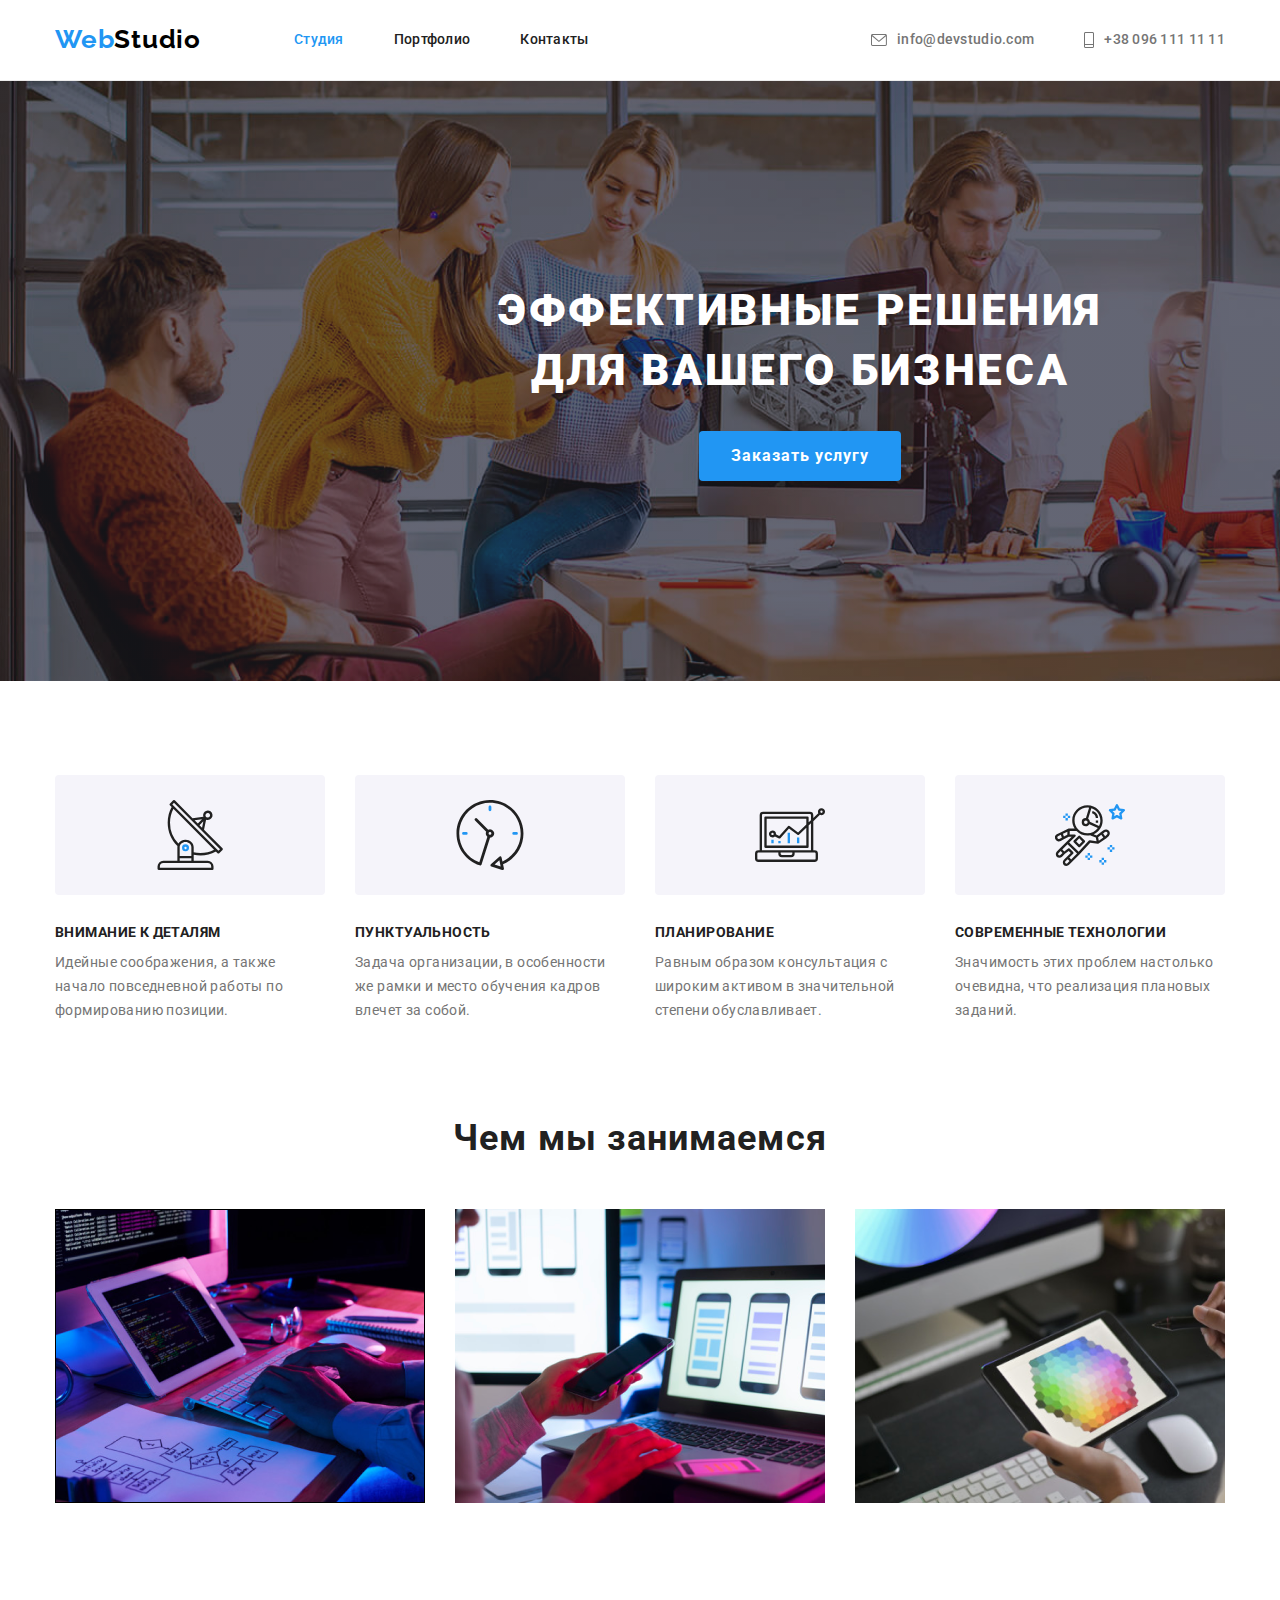
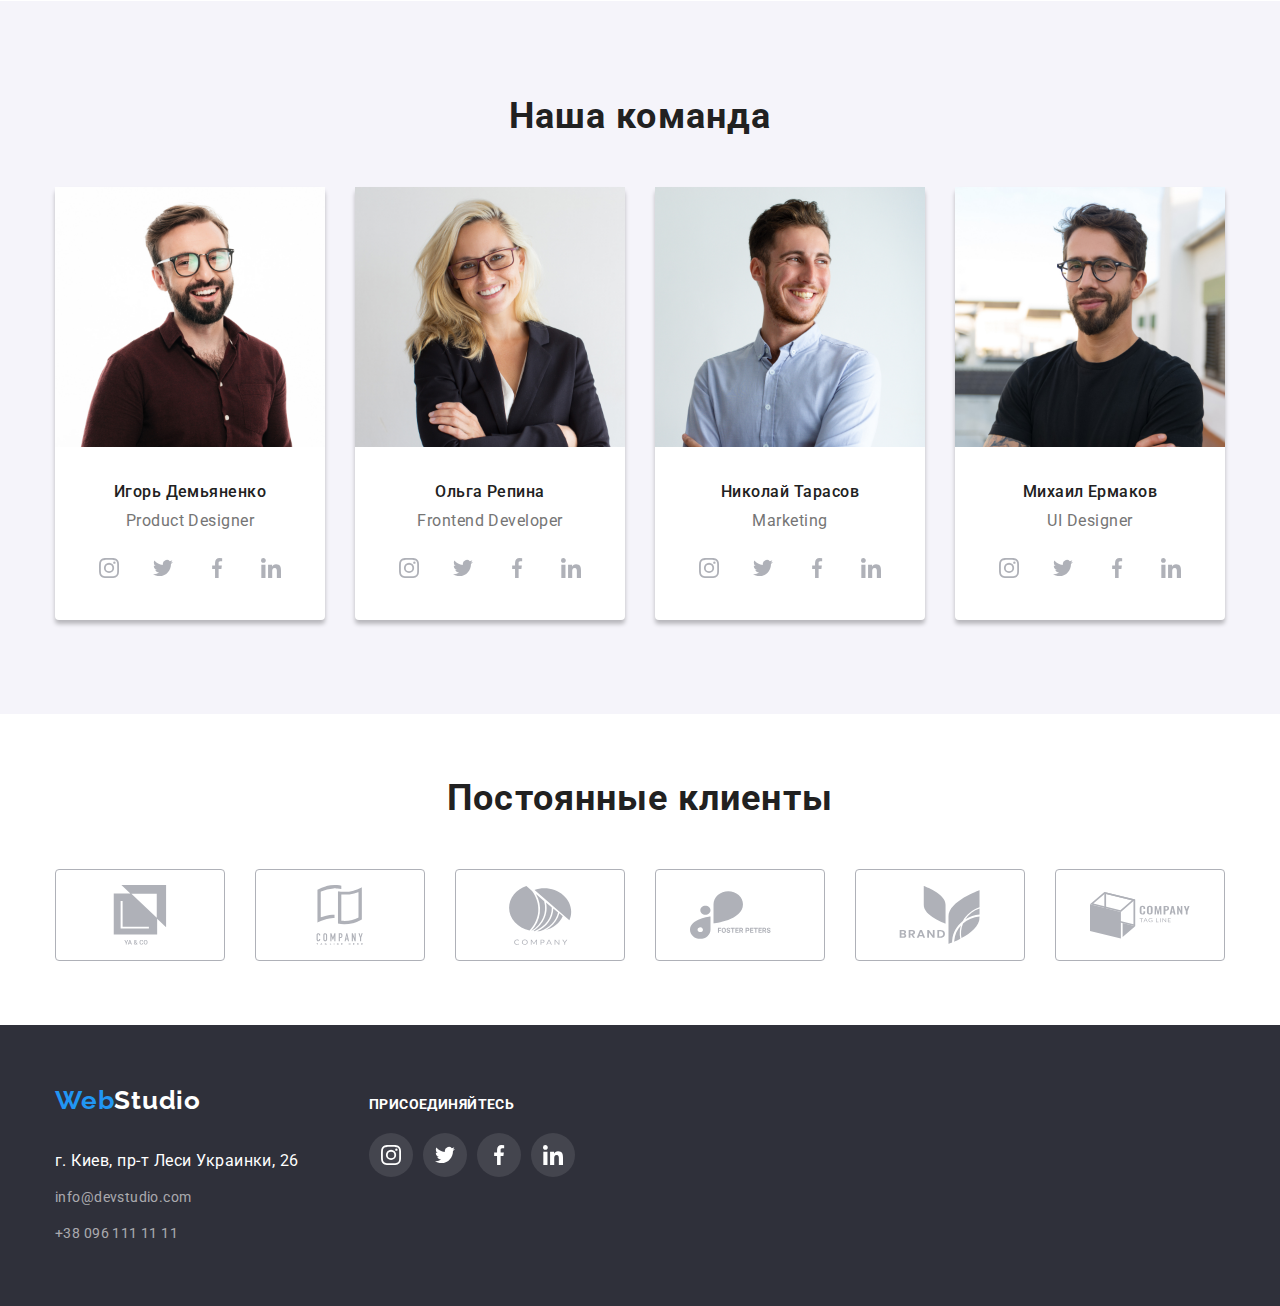
<file: index.html>
<!DOCTYPE html>
<html lang="ru">
  <head>
    <meta charset="UTF-8" />
    <meta http-equiv="X-UA-Compatible" content="IE=edge" />
    <meta name="viewport" content="width=device-width, initial-scale=1.0" />
    <link rel="preconnect" href="https://fonts.googleapis.com" />
    <link rel="preconnect" href="https://fonts.gstatic.com" crossorigin />
    <link
      href="https://fonts.googleapis.com/css2?family=Raleway:wght@700&family=Roboto:wght@400;500;700;900&display=swap"
      rel="stylesheet"
    />
    <link
      rel="stylesheet"
      href="https://cdnjs.cloudflare.com/ajax/libs/modern-normalize/1.1.0/modern-normalize.min.css"
    />
    <link rel="stylesheet" href="./css/style.css" />
    <title>Document</title>
  </head>
  <body class="page">
    <!-- Хэдер -->
    <header class="page-header">
      <div class="conteiner main-nav">
        <nav class="main-nav">
          <a href="./index.html" class="logo"
            ><span class="logo-web">Web</span
            ><span class="logo-studio">Studio</span></a
          >
          <ul class="site-nav list">
            <li class="item">
              <a href="./index.html" class="link-nav current">Студия</a>
            </li>
            <li class="item">
              <a href="./portfolio.html" class="link-nav">Портфолио</a>
            </li>
            <li class="item"><a href="" class="link-nav">Контакты</a></li>
          </ul>
        </nav>

        <ul class="auth-nav list">
          <li class="item">
            <a href="mailto:info@devstudio.com" class="linkpadding link-align">
              <svg class="nav-svg" width="16" height="12">
                <use href="./images/icons.svg#icon-envelope"></use>
              </svg>
              info@devstudio.com</a
            >
          </li>
          <li class="item">
            <a href="tel:+380961111111" class="linkpadding link-align">
              <svg class="nav-svg" width="10" height="16">
                <use href="./images/icons.svg#icon-Mobile"></use>
              </svg>
              +38 096 111 11 11</a
            >
          </li>
        </ul>
      </div>
    </header>
    <main>
      <section class="hero">
        <h1 class="hero-title">Эффективные решения <br />для вашего бизнеса</h1>
        <button type="button" class="button primary">Заказать услугу</button>
      </section>
      <section class="section nobottom">
        <div class="conteiner">
          <h2 class="title visually-hidden">Особенности</h2>
          <ul class="list peculiarities">
            <li class="item icon-antena">
              <div class="section-div-svg">
                <svg class="icon-svg" width="70" height="70">
                  <use href="./images/icons.svg#icon-antenna"></use>
                </svg>
              </div>
              <h3 class="subtitle">Внимание к деталям</h3>
              <p class="paragraph">
                Идейные соображения, а также начало повседневной работы по
                формированию позиции.
              </p>
            </li>
            <li class="item icon-clock">
              <div class="section-div-svg">
                <svg class="icon-svg" width="70" height="70">
                  <use href="./images/icons.svg#icon-clock"></use>
                </svg>
              </div>
              <h3 class="subtitle">Пунктуальность</h3>
              <p class="paragraph">
                Задача организации, в особенности же рамки и место обучения
                кадров влечет за собой.
              </p>
            </li>
            <li class="item">
              <div class="section-div-svg">
                <svg class="icon-svg" width="70" height="70">
                  <use href="./images/icons.svg#icon-diagram"></use>
                </svg>
              </div>
              <h3 class="subtitle">Планирование</h3>
              <p class="paragraph">
                Равным образом консультация с широким активом в значительной
                степени обуславливает.
              </p>
            </li>
            <li class="item">
              <div class="section-div-svg">
                <svg class="icon-svg" width="70" height="70">
                  <use href="./images/icons.svg#icon-astronaut"></use>
                </svg>
              </div>
              <h3 class="subtitle">Современные технологии</h3>
              <p class="paragraph">
                Значимость этих проблем настолько очевидна, что реализация
                плановых заданий.
              </p>
            </li>
          </ul>
        </div>
      </section>
      <section class="section">
        <div class="conteiner">
          <h2 class="title">Чем мы занимаемся</h2>
          <ul class="list works">
            <li class="itemwork">
              <img width="370" src="./images/box1.jpg" alt="Написание кода" />
            </li>
            <li class="itemwork">
              <img
                width="370"
                src="./images/box2.jpg"
                alt="Создание приложений"
              />
            </li>
            <li class="itemwork">
              <img width="370" src="./images/box3.jpg" alt="Дизайн" />
            </li>
          </ul>
        </div>
      </section>
      <section class="section bg-section-command">
        <div class="conteiner">
          <h2 class="title">Наша команда</h2>
          <ul class="list command">
            <li class="itemcomand">
              <img
                class="imgcommand"
                src="./images/img1.jpg"
                alt="Игорь Демьяненко"
                width="270"
              />
              <div class="dcommand">
                <h3 class="team">Игорь Демьяненко</h3>
                <p lang="en-GB" class="work">Product Designer</p>
                <ul class="command-svg">
                  <li class="command-li">
                    <a class="button-svg" href=""
                      ><svg class="command-li-svg" width="20" height="20">
                        <use
                          href="./images/icons.svg#icon-instagram"
                        ></use></svg
                    ></a>
                  </li>
                  <li class="command-li">
                    <a class="button-svg" href=""
                      ><svg class="command-li-svg" width="20" height="20">
                        <use href="./images/icons.svg#icon-twitter"></use></svg
                    ></a>
                  </li>
                  <li class="command-li">
                    <a class="button-svg" href=""
                      ><svg class="command-li-svg" width="20" height="20">
                        <use href="./images/icons.svg#icon-facebook"></use></svg
                    ></a>
                  </li>
                  <li class="command-li">
                    <a class="button-svg" href=""
                      ><svg class="command-li-svg" width="20" height="20">
                        <use href="./images/icons.svg#icon-linkedin"></use></svg
                    ></a>
                  </li>
                </ul>
              </div>
            </li>
            <li class="itemcomand">
              <img
                class="imgcommand"
                src="./images/img2.jpg"
                alt="Ольга Репина"
                width="270"
              />
              <div class="dcommand">
                <h3 class="team">Ольга Репина</h3>
                <p lang="en-GB" class="work">Frontend Developer</p>

                <ul class="command-svg">
                  <li class="command-li">
                    <a class="button-svg" href=""
                      ><svg class="command-li-svg" width="20" height="20">
                        <use
                          href="./images/icons.svg#icon-instagram"
                        ></use></svg
                    ></a>
                  </li>
                  <li class="command-li">
                    <a class="button-svg" href=""
                      ><svg class="command-li-svg" width="20" height="20">
                        <use href="./images/icons.svg#icon-twitter"></use></svg
                    ></a>
                  </li>
                  <li class="command-li">
                    <a class="button-svg" href=""
                      ><svg class="command-li-svg" width="20" height="20">
                        <use href="./images/icons.svg#icon-facebook"></use></svg
                    ></a>
                  </li>
                  <li class="command-li">
                    <a class="button-svg" href=""
                      ><svg class="command-li-svg" width="20" height="20">
                        <use href="./images/icons.svg#icon-linkedin"></use></svg
                    ></a>
                  </li>
                </ul>
              </div>
            </li>
            <li class="itemcomand">
              <img
                class="imgcommand"
                src="./images/img3.jpg"
                alt="Николай Тарасов"
                width="270"
              />
              <div class="dcommand">
                <h3 class="team">Николай Тарасов</h3>
                <p lang="en-GB" class="work">Marketing</p>
                <ul class="command-svg">
                  <li class="command-li">
                    <a class="button-svg" href=""
                      ><svg class="command-li-svg" width="20" height="20">
                        <use
                          href="./images/icons.svg#icon-instagram"
                        ></use></svg
                    ></a>
                  </li>
                  <li class="command-li">
                    <a class="button-svg" href=""
                      ><svg class="command-li-svg" width="20" height="20">
                        <use href="./images/icons.svg#icon-twitter"></use></svg
                    ></a>
                  </li>
                  <li class="command-li">
                    <a class="button-svg" href=""
                      ><svg class="command-li-svg" width="20" height="20">
                        <use href="./images/icons.svg#icon-facebook"></use></svg
                    ></a>
                  </li>
                  <li class="command-li">
                    <a class="button-svg" href=""
                      ><svg class="command-li-svg" width="20" height="20">
                        <use href="./images/icons.svg#icon-linkedin"></use></svg
                    ></a>
                  </li>
                </ul>
              </div>
            </li>
            <li class="itemcomand">
              <img
                class="imgcommand"
                src="./images/img4.jpg"
                alt="Михаил Ермаков"
                width="270"
              />
              <div class="dcommand">
                <h3 class="team">Михаил Ермаков</h3>
                <p lang="en-GB" class="work">UI Designer</p>
                <ul class="command-svg">
                  <li class="command-li">
                    <a class="button-svg" href=""
                      ><svg class="command-li-svg" width="20" height="20">
                        <use
                          href="./images/icons.svg#icon-instagram"
                        ></use></svg
                    ></a>
                  </li>
                  <li class="command-li">
                    <a class="button-svg" href=""
                      ><svg class="command-li-svg" width="20" height="20">
                        <use href="./images/icons.svg#icon-twitter"></use></svg
                    ></a>
                  </li>
                  <li class="command-li">
                    <a class="button-svg" href=""
                      ><svg class="command-li-svg" width="20" height="20">
                        <use href="./images/icons.svg#icon-facebook"></use></svg
                    ></a>
                  </li>
                  <li class="command-li">
                    <a class="button-svg" href=""
                      ><svg class="command-li-svg" width="20" height="20">
                        <use href="./images/icons.svg#icon-linkedin"></use></svg
                    ></a>
                  </li>
                </ul>
              </div>
            </li>
          </ul>
        </div>
      </section>
      <section class="clients">
        <div class="conteiner">
          <h2 class="clients-title">Постоянные клиенты</h2>
          <ul class="clients-item">
            <li class="list">
              <a class="clients-button-svg" href=""
                ><svg class="command-li-svg" width="100" height="60">
                  <use href="./images/icons.svg#icon-union"></use></svg
              ></a>
            </li>
            <li class="list">
              <a class="clients-button-svg" href=""
                ><svg class="command-li-svg" width="100" height="60">
                  <use href="./images/icons.svg#icon-tagline"></use></svg
              ></a>
            </li>
            <li class="list">
              <a class="clients-button-svg" href=""
                ><svg class="command-li-svg" width="100" height="60">
                  <use href="./images/icons.svg#icon-company"></use></svg
              ></a>
            </li>
            <li class="list">
              <a class="clients-button-svg" href=""
                ><svg class="command-li-svg" width="100" height="60">
                  <use href="./images/icons.svg#icon-foster"></use></svg
              ></a>
            </li>
            <li class="list">
              <a class="clients-button-svg" href=""
                ><svg class="command-li-svg" width="100" height="60">
                  <use href="./images/icons.svg#icon-brand"></use></svg
              ></a>
            </li>
            <li class="list">
              <a class="clients-button-svg" href=""
                ><svg class="command-li-svg" width="100" height="60">
                  <use href="./images/icons.svg#icon-taglines"></use></svg
              ></a>
            </li>
          </ul>
        </div>
      </section>
    </main>
    <footer class="footer">
      <div class="conteiner footer-conteiner">
        <div class="adress-div">
          <a href="./index.html" class="logof"
            ><span class="logo-web">Web</span
            ><span class="logo-studiow">Studio</span></a
          >
          <address class="fotter adress">
            <p class="footer-par">г. Киев, пр-т Леси Украинки, 26</p>
            <ul class="mail">
              <li class="listf">
                <a href="mailto:info@devstudio.com" class="link-navf"
                  >info@devstudio.com</a
                >
              </li>
              <li class="listf">
                <a href="tel:+380961111111" class="link-navf"
                  >+38 096 111 11 11</a
                >
              </li>
            </ul>
          </address>
        </div>
        <div class="conect-div">
          <p class="footer-conect">присоединяйтесь</p>
          <ul class="list">
            <li class="command-li">
              <a class="footer-button-svg" href=""
                ><svg class="command-li-svg" width="20" height="20">
                  <use href="./images/icons.svg#icon-instagram"></use></svg
              ></a>
            </li>
            <li class="command-li">
              <a class="footer-button-svg" href=""
                ><svg class="command-li-svg" width="20" height="20">
                  <use href="./images/icons.svg#icon-twitter"></use></svg
              ></a>
            </li>
            <li class="command-li">
              <a class="footer-button-svg" href=""
                ><svg class="command-li-svg" width="20" height="20">
                  <use href="./images/icons.svg#icon-facebook"></use></svg
              ></a>
            </li>
            <li class="command-li">
              <a class="footer-button-svg" href=""
                ><svg class="command-li-svg" width="20" height="20">
                  <use href="./images/icons.svg#icon-linkedin"></use></svg
              ></a>
            </li>
          </ul>
        </div>
      </div>
    </footer>
  </body>
</html>
</file>
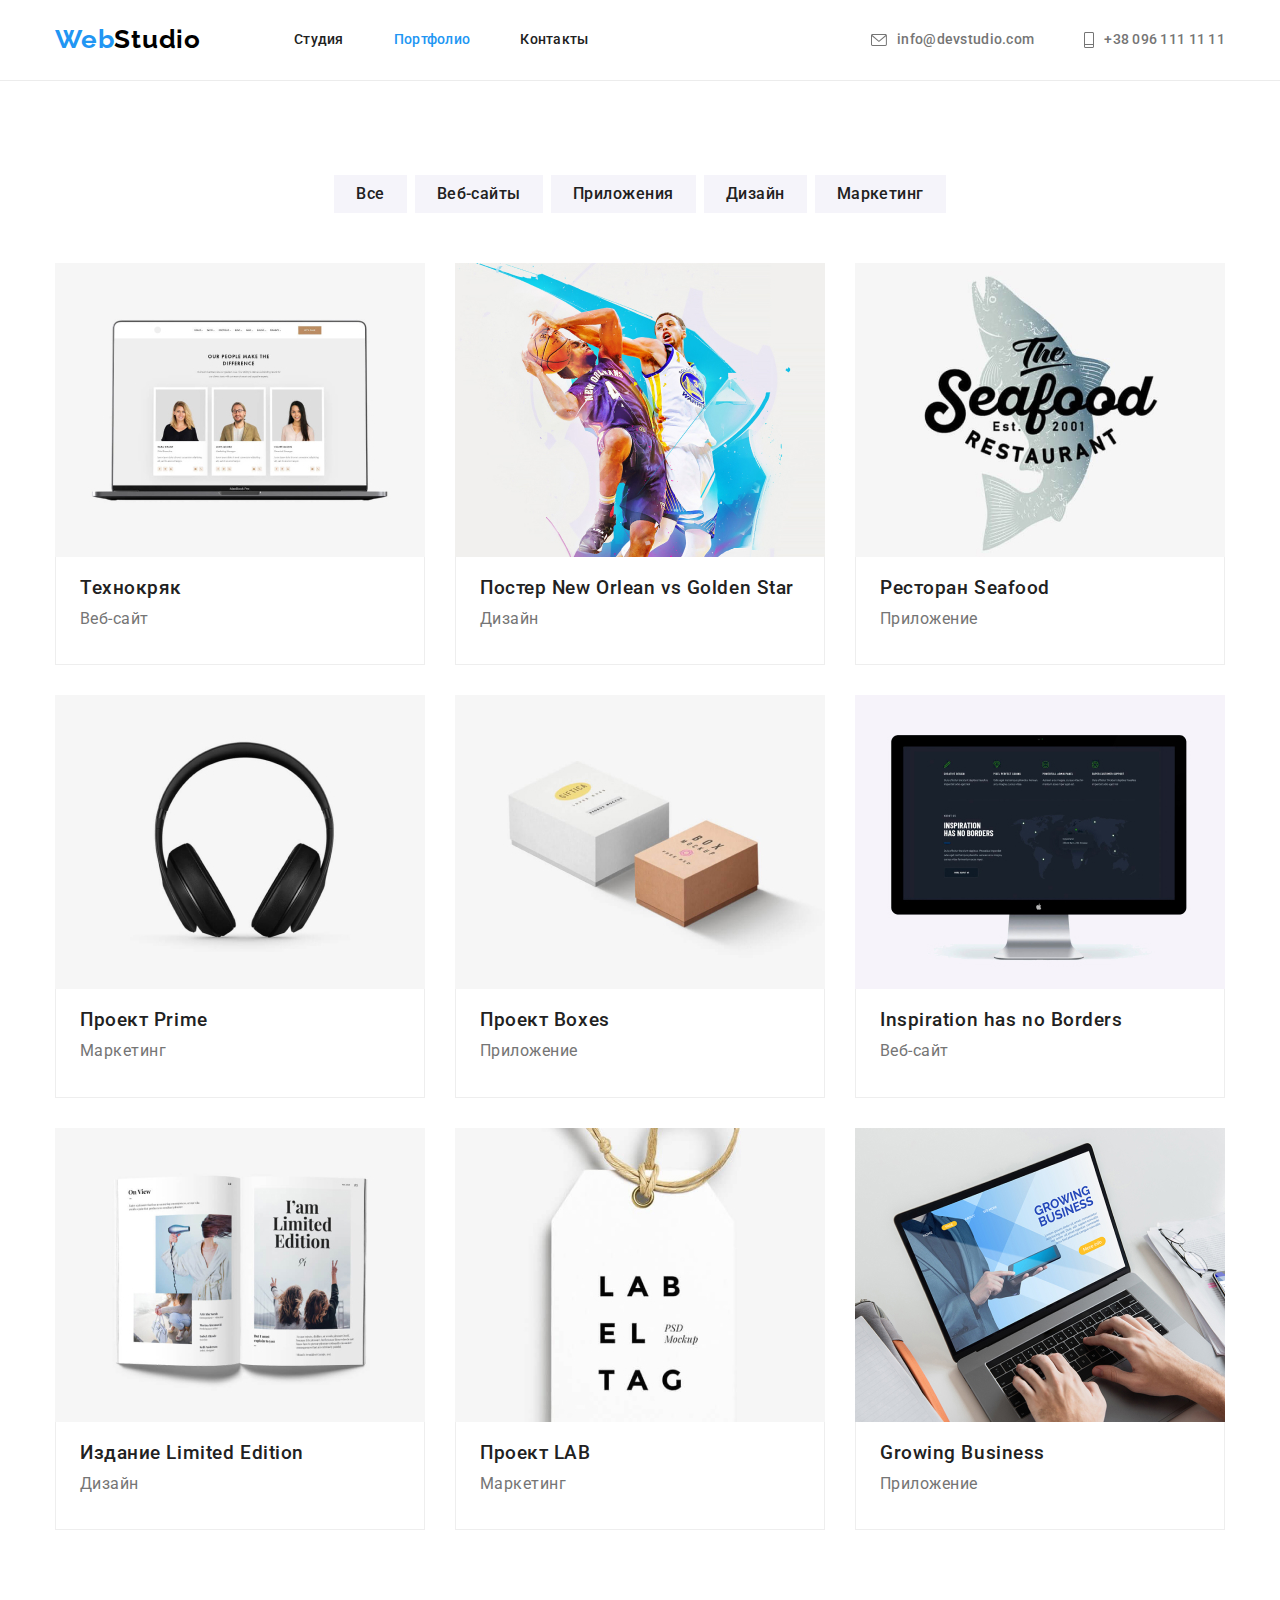
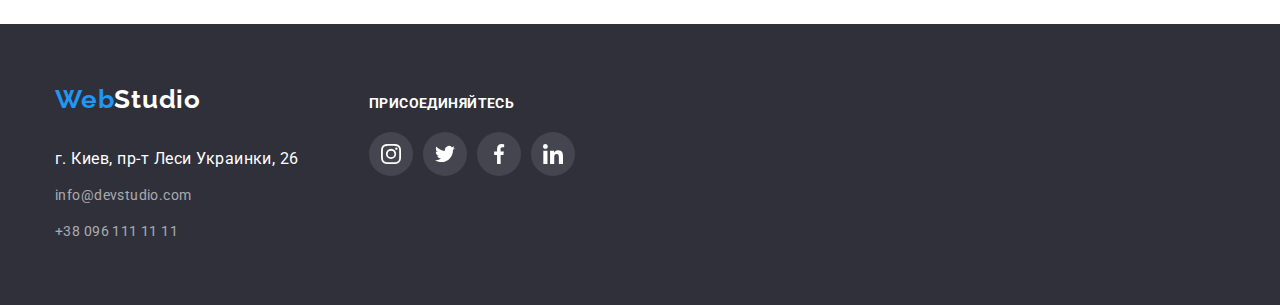
<file: portfolio.html>
<!DOCTYPE html>
<html lang="ru">
  <head>
    <meta charset="UTF-8" />
    <meta http-equiv="X-UA-Compatible" content="IE=edge" />
    <meta name="viewport" content="width=device-width, initial-scale=1.0" />
    <link rel="preconnect" href="https://fonts.googleapis.com" />
    <link rel="preconnect" href="https://fonts.gstatic.com" crossorigin />
    <link
      href="https://fonts.googleapis.com/css2?family=Raleway:wght@700&family=Roboto:wght@400;500;700;900&display=swap"
      rel="stylesheet"
    />
    <link
      rel="stylesheet"
      href="https://cdnjs.cloudflare.com/ajax/libs/modern-normalize/1.1.0/modern-normalize.min.css"
    />
    <link rel="stylesheet" href="./css/style.css" />
    <title>Document</title>
  </head>
  <body class="page">
    <header class="page-header">
      <div class="conteiner main-nav">
        <nav class="main-nav">
          <a href="./index.html" class="logo"
            ><span class="logo-web">Web</span
            ><span class="logo-studio">Studio</span></a
          >
          <ul class="site-nav list">
            <li class="item">
              <a href="./index.html" class="link-nav">Студия</a>
            </li>
            <li class="item">
              <a href="./portfolio.html" class="link-nav current">Портфолио</a>
            </li>
            <li class="item"><a href="" class="link-nav">Контакты</a></li>
          </ul>
        </nav>
        <ul class="auth-nav list">
          <li class="item">
            <a href="mailto:info@devstudio.com" class="linkpadding link-align">
              <svg class="nav-svg" width="16" height="12">
                <use href="./images/icons.svg#icon-envelope"></use>
              </svg>
              info@devstudio.com</a
            >
          </li>
          <li class="item">
            <a href="tel:+380961111111" class="linkpadding link-align">
              <svg class="nav-svg" width="10" height="16">
                <use href="./images/icons.svg#icon-Mobile"></use>
              </svg>
              +38 096 111 11 11</a
            >
          </li>
        </ul>
      </div>
    </header>
    <main>
      <section class="portfolio-section">
        <div class="conteiner">
          <h1 class="visually-hidden">Портфолио</h1>
          <ul class="main-nav pnav">
            <li class="list">
              <button type="button" class="bportfolio">Все</button>
            </li>
            <li class="list">
              <button type="button" class="bportfolio">Веб-сайты</button>
            </li>
            <li class="list">
              <button type="button" class="bportfolio">Приложения</button>
            </li>
            <li class="list">
              <button type="button" class="bportfolio">Дизайн</button>
            </li>
            <li class="list">
              <button type="button" class="bportfolio">Маркетинг</button>
            </li>
          </ul>
          <ul class="main-item">
            <li class="list litem">
              <a href="" class="link-portfolio"
                ><img
                  class="img-portfolio"
                  src="./images/img5.jpg"
                  alt="Веб-сайт Технокряк"
                  width="370"
                />
                <div class="divportfolio">
                  <h3 class="link-portfolio team">Технокряк</h3>
                  <p class="link-portfolio work">Веб-сайт</p>
                </div>
              </a>
            </li>
            <li class="list litem">
              <a href="" class="link-portfolio"
                ><img
                  class="img-portfolio"
                  src="./images/img13.jpg"
                  alt="Дизайн постера  New Orlean vs Golden Star"
                  width="370"
                />
                <div class="divportfolio">
                  <h3 class="team">Постер New Orlean vs Golden Star</h3>
                  <p class="work">Дизайн</p>
                </div>
              </a>
            </li>
            <li class="list litem">
              <a href="" class="link-portfolio"
                ><img
                  class="img-portfolio"
                  src="./images/img6.jpg"
                  alt=" Приложение для ресторана Seafood"
                  width="370"
                />
                <div class="divportfolio">
                  <h3 class="team">Ресторан Seafood</h3>
                  <p class="work">Приложение</p>
                </div>
              </a>
            </li>
            <li class="list litem">
              <a href="" class="link-portfolio"
                ><img
                  class="img-portfolio"
                  src="./images/img7.jpg"
                  alt="Маркетинг для пректа Prime"
                  width="370"
                />
                <div class="divportfolio">
                  <h3 class="team">Проект Prime</h3>
                  <p class="work">Маркетинг</p>
                </div>
              </a>
            </li>
            <li class="list litem">
              <a href="" class="link-portfolio"
                ><img
                  class="img-portfolio"
                  src="./images/img8.jpg"
                  alt="Приложение для пректа Boxes"
                  width="370"
                />
                <div class="divportfolio">
                  <h3 class="team">Проект Boxes</h3>
                  <p class="work">Приложение</p>
                </div>
              </a>
            </li>
            <li class="list litem">
              <a href="" class="link-portfolio"
                ><img
                  class="img-portfolio"
                  src="./images/img9.jpg"
                  alt="Веб-сайт для Inspiration has no Borders"
                  width="370"
                />
                <div class="divportfolio">
                  <h3 class="team">Inspiration has no Borders</h3>
                  <p class="work">Веб-сайт</p>
                </div>
              </a>
            </li>
            <li class="list litem">
              <a href="" class="link-portfolio"
                ><img
                  class="img-portfolio"
                  src="./images/img10.jpg"
                  alt="Дизайн для издания Limited Edition"
                  width="370"
                />
                <div class="divportfolio">
                  <h3 class="team">Издание Limited Edition</h3>
                  <p class="work">Дизайн</p>
                </div>
              </a>
            </li>
            <li class="list litem">
              <a href="" class="link-portfolio"
                ><img
                  class="img-portfolio"
                  src="./images/img11.jpg"
                  alt="Маркетинг для проекта LAB"
                  width="370"
                />
                <div class="divportfolio">
                  <h3 class="team">Проект LAB</h3>
                  <p class="work">Маркетинг</p>
                </div>
              </a>
            </li>
            <li class="list litem">
              <a href="" class="link-portfolio"
                ><img
                  class="img-portfolio"
                  src="./images/img12.jpg"
                  alt="Приложение Growing Business"
                  width="370"
                />
                <div class="divportfolio">
                  <h3 class="team">Growing Business</h3>
                  <p class="work">Приложение</p>
                </div>
              </a>
            </li>
          </ul>
        </div>
      </section>
    </main>
    <footer class="footer">
      <div class="conteiner footer-conteiner">
        <div class="adress-div">
          <a href="./index.html" class="logof"
            ><span class="logo-web">Web</span
            ><span class="logo-studiow">Studio</span></a
          >
          <address class="fotter adress">
            <p class="footer-par">г. Киев, пр-т Леси Украинки, 26</p>
            <ul class="mail">
              <li class="listf">
                <a href="mailto:info@devstudio.com" class="link-navf"
                  >info@devstudio.com</a
                >
              </li>
              <li class="listf">
                <a href="tel:+380961111111" class="link-navf"
                  >+38 096 111 11 11</a
                >
              </li>
            </ul>
          </address>
        </div>
        <div class="conect-div">
          <p class="footer-conect">присоединяйтесь</p>
          <ul class="list">
            <li class="command-li">
              <a class="footer-button-svg" href=""
                ><svg class="command-li-svg" width="20" height="20">
                  <use href="./images/icons.svg#icon-instagram"></use></svg
              ></a>
            </li>
            <li class="command-li">
              <a class="footer-button-svg" href=""
                ><svg class="command-li-svg" width="20" height="20">
                  <use href="./images/icons.svg#icon-twitter"></use></svg
              ></a>
            </li>
            <li class="command-li">
              <a class="footer-button-svg" href=""
                ><svg class="command-li-svg" width="20" height="20">
                  <use href="./images/icons.svg#icon-facebook"></use></svg
              ></a>
            </li>
            <li class="command-li">
              <a class="footer-button-svg" href=""
                ><svg class="command-li-svg" width="20" height="20">
                  <use href="./images/icons.svg#icon-linkedin"></use></svg
              ></a>
            </li>
          </ul>
        </div>
      </div>
    </footer>
  </body>
</html>
</file>
<file: css/style.css>
:root {
  --title-text-color: #212121;
  --primary-text-color: #757575;
  --accent-color: #2196f3;
  --primary-bg-color: #ffffff;
  --primary-white-color: #ffffff;
  --button-bg-color: #f5f4fa;
  --hover-bg-prbutton: #188ce8;
}
h1,
h2,
h3,
h4,
p,
ul {
  margin: 0;
  padding: 0;
}

.page {
  background-color: var(--primary-bg-color);
  color: var(--primary-text-color);
  font-family: Roboto, sans-serif;
}
.conteiner {
  margin-left: auto;
  margin-right: auto;
  width: 1200px;
  padding-left: 15px;
  padding-right: 15px;
}
.page-header {
  border-bottom: 1px solid #ececec;
}
.main-nav {
  display: flex;

  align-items: center;
}
.pnav {
  justify-content: center;
  margin-bottom: 50px;
}
.portfolio-section {
  padding-top: 94px;
  padding-bottom: 94px;
}
.list {
  list-style: none;
  margin-top: 0;
  margin-bottom: 0;
}
.main-nav .list + .list {
  margin-left: 8px;
}
.main-item {
  display: flex;
  flex-wrap: wrap;

  justify-content: center;
}
.litem {
  display: block;
  width: 370px;
  margin-right: 30px;
  margin-bottom: 30px;
}
.litem:nth-child(3n) {
  margin-right: 0;
}
.litem:nth-last-child(-n + 3) {
  margin-bottom: 0;
}

.link-nav {
  display: block;
  padding-top: 32px;
  padding-bottom: 32px;

  color: var(--title-text-color);
  font-weight: 500;
  font-size: 14px;
  line-height: 1.14;
  letter-spacing: 0.02em;
  text-decoration: none;
}
.link-nav:hover,
.link-nav:focus {
  color: var(--accent-color);
}
.link-nav.current {
  color: var(--accent-color);
}
.site-nav {
  display: flex;
  margin-left: 93px;
}
.site-nav .item + .item {
  margin-left: 50px;
}
.link-navf {
  font-size: 14px;
  line-height: 1.7;
  letter-spacing: 0.03em;
  color: rgba(255, 255, 255, 0.6);
  text-decoration: none;
}
.auth-nav {
  display: flex;
}
.auth-nav .item + .item {
  margin-left: 50px;
}
.auth-nav.list {
  margin-left: auto;
}
.linkpadding {
  display: flex;
  align-items: center;
  padding-top: 32px;
  padding-bottom: 32px;

  fill: #757575;
  color: var(--primary-text-color);
  font-weight: 500;
  font-size: 14px;
  line-height: 1.14;
  letter-spacing: 0.02em;
  text-decoration: none;
}
.linkpadding:hover,
.linkpadding:focus,
.alink.linkpadding:focus {
  color: var(--accent-color);
  fill: var(--accent-color);
}
.logo {
  font-family: "Raleway";
  font-weight: 700;
  font-size: 26px;
  line-height: 1.2;
  letter-spacing: 0.03em;
  text-decoration: none;
}
.logof {
  display: block;
  margin-bottom: 30px;
  font-family: "Raleway";
  font-weight: 700;
  font-size: 26px;
  line-height: 1.2;
  letter-spacing: 0.03em;
  text-decoration: none;
}
.logo-studio {
  color: #000000;
}
.logo-studiow {
  color: #ffffff;
  text-decoration: none;
}
.logo-web {
  color: var(--accent-color);
}
.hero {
  width: 1600px;
  margin-left: auto;
  margin-right: auto;
  background-repeat: no-repeat;
  background-size: cover;
  background-position: center;
  background-image: linear-gradient(
      to right,
      rgba(47, 48, 58, 0.4),
      rgba(47, 48, 58, 0.4)
    ),
    url(../images/Img.png);
  text-align: center;
  padding-top: 200px;
  padding-bottom: 200px;
}
.button {
  border-radius: 4px;
  padding: 10px 32px;
  cursor: pointer;
  color: var(--title-text-color);
  background-color: var(--button-bg-color);
  font-family: inherit;
  font-weight: 500;
  font-size: 16px;
  line-height: 1.62;
  letter-spacing: 0.03em;
  text-align: center;
}
.button:hover,
.button:focus {
  background-color: var(--accent-color);
  color: var(--primary-white-color);
  border: none;
}
.button.primary {
  color: var(--primary-white-color);
  background-color: var(--accent-color);
  font-family: inherit;
  font-weight: 700;
  font-size: 16px;
  line-height: 1.88;
  letter-spacing: 0.06em;
  border: none;
}
.button.primary:hover,
.button.primary:focus {
  background-color: var(--hover-bg-prbutton);
  color: var(--primary-white-color);
  border: none;
}
.bportfolio {
  padding: 6px 22px;
  cursor: pointer;
  color: var(--title-text-color);
  background-color: var(--button-bg-color);
  font-family: inherit;
  font-weight: 500;
  font-size: 16px;
  line-height: 1.62;
  letter-spacing: 0.03em;
  text-align: center;
  border: none;
}
.bportfolio:hover,
.bportfolio:focus {
  background-color: var(--accent-color);
  color: var(--primary-white-color);
  border: none;
  box-shadow: 0px 4px 4px 0px rgba(0, 0, 0, 0.25);
}
.hero-title {
  margin-top: 0;
  margin-bottom: 30px;

  color: var(--primary-white-color);
  font-weight: 900;
  font-size: 44px;
  line-height: 1.36;
  text-align: center;
  letter-spacing: 0.06em;
  text-transform: uppercase;
}
.section {
  padding-top: 94px;
  padding-bottom: 94px;
}
.section.nobottom {
  padding-bottom: 0;
}
.title {
  margin-top: 0;
  margin-bottom: 50px;

  color: var(--title-text-color);
  font-weight: 700;
  font-size: 36px;
  line-height: 1.17;
  text-align: center;
  letter-spacing: 0.03em;
}
.visually-hidden {
  position: absolute;
  width: 1px;
  height: 1px;
  margin: -1px;
  border: 0;
  padding: 0;

  white-space: nowrap;
  clip-path: inset(100%);
  clip: rect(0 0 0 0);
  overflow: hidden;
}
.peculiarities {
  display: flex;
}
.subtitle {
  margin-bottom: 10px;
}
.peculiarities .item + .item {
  margin-left: 30px;
}
.peculiarities .item {
  width: 270px;
}
.section .team {
  color: var(--title-text-color);
  font-weight: 500;
  font-size: 16px;
  line-height: 1.19;
  letter-spacing: 0.03em;
}
.section .work {
  line-height: 1.19;
  letter-spacing: 0.03em;
}
.works {
  display: flex;
}
.works .itemwork + .itemwork {
  margin-left: 30px;
}

.command {
  display: flex;
}
.nav-svg {
  margin-right: 10px;
}
.section-div-svg {
  display: flex;
  height: 120px;
  margin-bottom: 30px;
  align-items: center;
  justify-content: center;
  border-radius: 4px;
  background-color: #f5f4fa;
}

.command .itemcomand + .itemcomand {
  margin-left: 30px;
}
.dcommand {
  padding-top: 30px;
  padding-bottom: 30px;
}
.section .subtitle {
  color: var(--title-text-color);
  font-weight: 700;
  font-size: 14px;
  line-height: 1.14;
  letter-spacing: 0.03em;
  text-transform: uppercase;
}
.section .paragraph {
  font-size: 14px;
  line-height: 1.71;
  letter-spacing: 0.03em;
}
.link-portfolio {
  display: block;
  text-decoration: none;
  margin-bottom: 0px;
}
.project-card {
  display: block;
}

.project-card:hover,
.project-card:focus {
  box-shadow: 0px 1px 1px rgba(0, 0, 0, 0.12), 0px 4px 4px rgba(0, 0, 0, 0.06),
    1px 4px 6px rgba(0, 0, 0, 0.16);
}
.link-portfolio .work {
  color: var(--primary-text-color);
  line-height: 1.19;
  letter-spacing: 0.03em;
}
.img-portfolio {
  display: block;
}
.link-portfolio .team {
  color: var(--title-text-color);
  font-weight: 500;
  line-height: 1.19;
  letter-spacing: 0.03em;
}
.divportfolio {
  padding: 20px 24px;
  border-top: none;
  border-right: 1px solid #eeeeee;
  border-bottom: 1px solid #eeeeee;
  border-left: 1px solid #eeeeee;
}

.team {
  margin-bottom: 10px;
}

/* footer */
.adress {
  font-style: normal;
}
.footer {
  font-style: normal;
  background-color: #2f303a;
  padding-top: 60px;
  padding-bottom: 60px;
}
.lfooter {
  margin-bottom: 20px;
}
.listf {
  list-style: none;
  margin-top: 0;
  margin-bottom: 0;
}
.listf:not(:last-child) {
  margin-bottom: 9px;
}
.footer-par {
  margin-bottom: 9px;
  font-style: normal;
  line-height: 1.7;
  letter-spacing: 0.03em;
  color: #ffffff;
}
.mail {
  line-height: 1.7;
  letter-spacing: 0.03em;
  color: rgba(255, 255, 255, 0.6);
}
.footer-conect {
  margin-bottom: 20px;
  font-weight: 700;
  font-size: 14px;
  line-height: 1.14;
  letter-spacing: 0.03em;
  text-transform: uppercase;

  color: #ffffff;
}

.footer .list {
  display: flex;
}
.footer-button-svg {
  width: 44px;
  height: 44px;
  display: flex;
  justify-content: center;
  align-items: center;
  border-radius: 50%;
  border: none;
  cursor: pointer;
  background-color: rgba(255, 255, 255, 0.1);
  fill: #ffffff;
}
.footer-button-svg:hover,
.footer-button-svg:focus {
  background-color: var(--accent-color);
  fill: #ffffff;
}
.footer-conteiner {
  display: flex;
  align-items: baseline;
}
.adress-div {
  margin-right: 70px;
}
.work {
  margin-bottom: 16px;
}
.button-svg {
  width: 44px;
  height: 44px;
  display: flex;
  justify-content: center;
  align-items: center;
  border-radius: 50%;
  border: none;
  cursor: pointer;
  background-color: inherit;

  fill: #afb1b8;
}
.button-svg:hover,
.button-svg:focus {
  background-color: var(--accent-color);
  fill: #ffffff;
}
.bg-section-command {
  background-color: #f5f4fa;
}
.itemcomand {
  text-align: center;

  background-color: var(--primary-white-color);
  border-radius: 4px;
  box-shadow: 0px 4px 4px 0px rgba(0, 0, 0, 0.25);
}
.command-svg {
  list-style: none;
  display: flex;
  justify-content: center;
}

.clients {
  padding-top: 64px;
  padding-bottom: 64px;
}
.command-li {
  margin-right: 10px;
}
.command-li:nth-child(4n) {
  margin-right: 0;
}
.clients-title {
  color: var(--title-text-color);
  margin-bottom: 50px;
  font-weight: 700;
  font-size: 36px;
  line-height: 1.16;
  text-align: center;
  letter-spacing: 0.03em;
}
.clients-button-svg {
  width: 170px;
  height: 92px;
  display: flex;
  justify-content: center;
  align-items: center;
  border-radius: 4px;
  border: 1px solid #afb1b8;
  background-color: inherit;
  cursor: pointer;

  fill: #afb1b8;
}
.clients-button-svg:hover,
.clients-button-svg:focus {
  border: 1px solid var(--accent-color);
  fill: var(--accent-color);
}
.clients-item {
  display: flex;
}
.clients-item .list {
  margin-right: 30px;
  justify-content: center;
}

.clients-item .list:nth-child(6n) {
  margin-right: 0;
}
</file>
